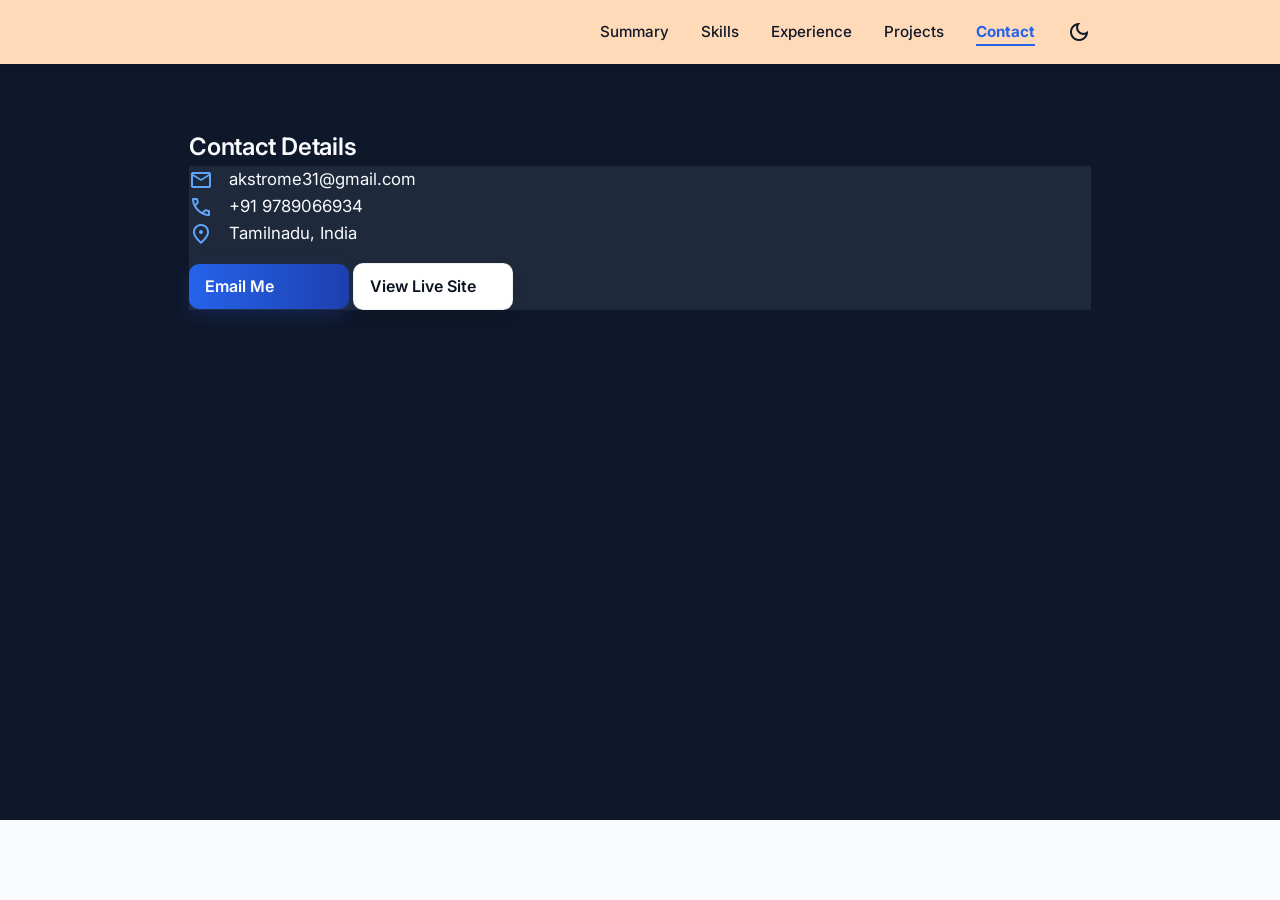
<file: contact.html>
<!DOCTYPE html>
<html lang="en">

<head>
    <meta charset="UTF-8">
    <meta name="viewport" content="width=device-width, initial-scale=1.0">
    <title>Contact | Karthikeyan A</title>
    <meta name="description" content="Contact details of Karthikeyan A, Software Engineer - Testing.">
    <link href="https://fonts.googleapis.com/css2?family=Dancing+Script:wght@400;500;600;700&family=Inter:wght@300;400;500;600;700&display=swap"
        rel="stylesheet">
    <link
        href="https://fonts.googleapis.com/css2?family=Material+Symbols+Outlined:opsz,wght,FILL,GRAD@20..48,100..700,0..1,-50..200"
        rel="stylesheet" />
    <link rel="stylesheet" href="styles.css?v=3">
</head>

<body>

    <!-- build: 2026-06-10 v3 -->

    <!-- Navigation -->
    <nav class="navbar">
        <div class="nav-container">
            <div class="logo"></div>
            <ul class="nav-links">
                <li><a href="index.html">Summary</a></li>
                <li><a href="skills.html">Skills</a></li>
                <li><a href="experience.html">Experience</a></li>
                <li><a href="projects.html">Projects</a></li>
                <li><a href="contact.html" class="nav-active">Contact</a></li>
                <li>
                    <button id="theme-toggle" class="theme-toggle-btn" aria-label="Toggle Dark Mode">
                        <span class="material-symbols-outlined icon" id="theme-icon">dark_mode</span>
                    </button>
                </li>
            </ul>
        </div>
    </nav>

    <main>
        <!-- Contact Section -->
        <section id="contact" class="division bg-footer page-section">
            <div class="section-container pb-large">
                <h2 class="section-title text-light fade-up">Contact Details</h2>
                <div class="card contact-card dark-card hover-lift fade-up">
                    <ul class="contact-list">
                        <li><span class="material-symbols-outlined icon">mail</span> <a href="mailto:akstrome31@gmail.com" class="text-light">akstrome31@gmail.com</a></li>
                        <li><span class="material-symbols-outlined icon">call</span> <a href="tel:+919789066934" class="text-light">+91 9789066934</a></li>
                        <li><span class="material-symbols-outlined icon">location_on</span> Tamilnadu, India</li>
                    </ul>
                    <div style="margin-top:1rem;">
                        <a href="mailto:akstrome31@gmail.com" class="btn btn-primary">Email Me</a>
                        <a href="https://akstrome31-sys.github.io/Karthik-Portfolio/" target="_blank" rel="noopener" class="btn btn-secondary" style="background:#ffffff;color:#0b1220;border:1px solid rgba(15,23,42,0.06);">View Live Site</a>
                    </div>
                </div>
            </div>
        </section>
    </main>

    <script src="script.js?v=3"></script>
</body>

</html>
</file>
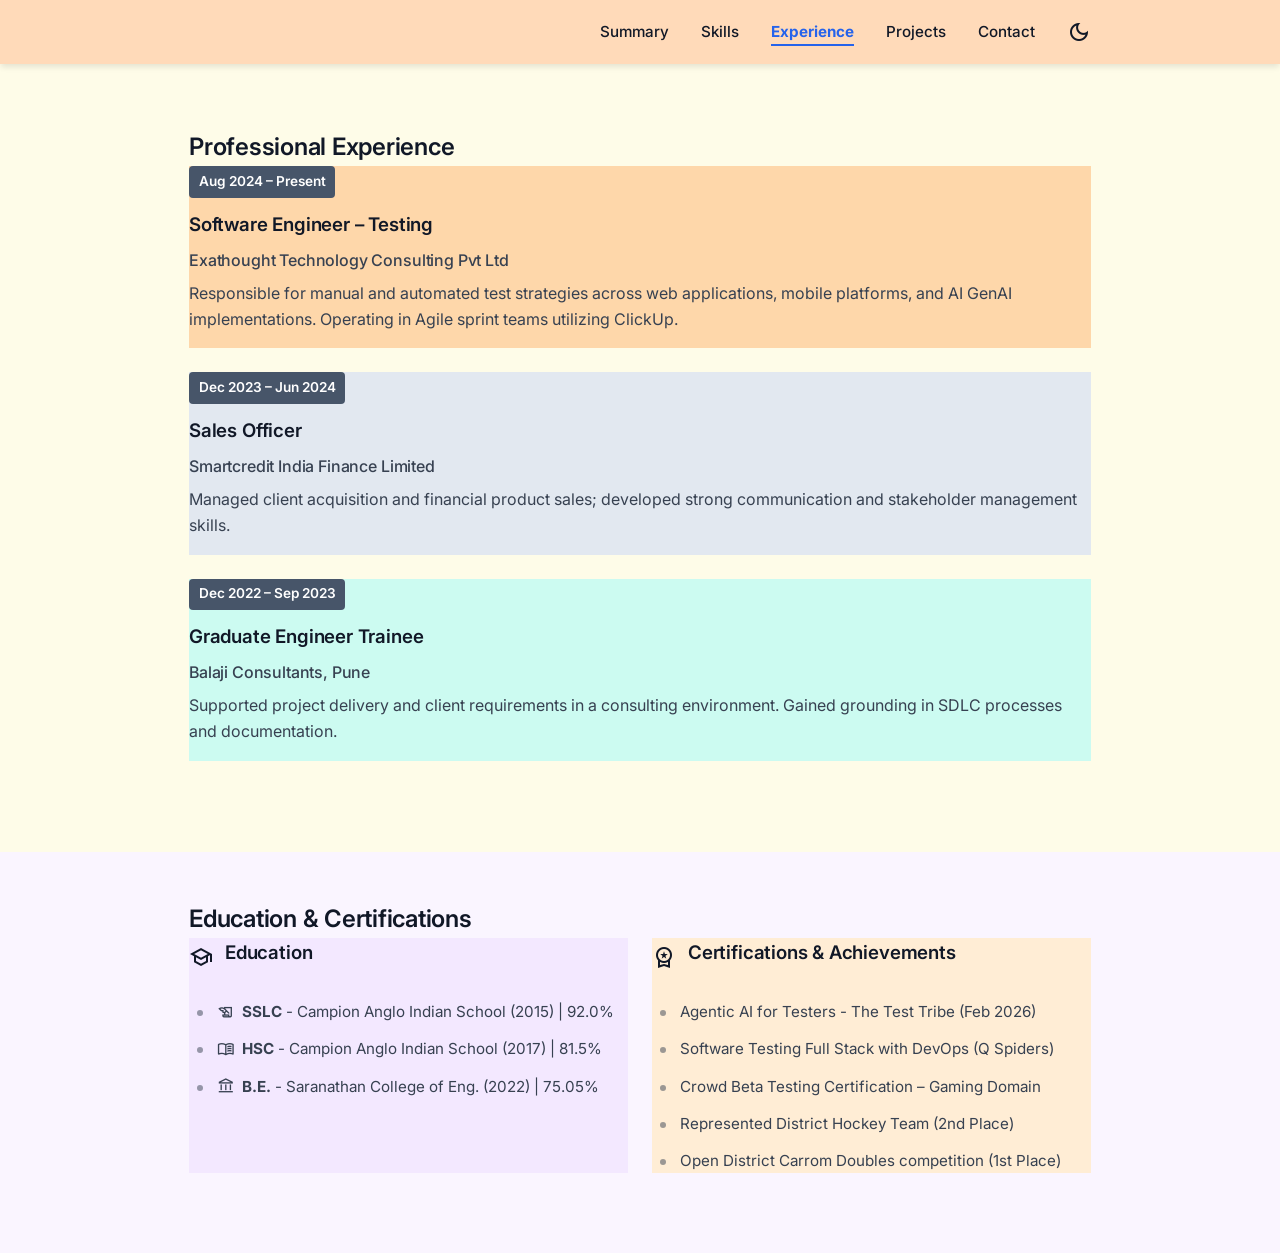
<file: experience.html>
<!DOCTYPE html>
<html lang="en">

<head>
    <meta charset="UTF-8">
    <meta name="viewport" content="width=device-width, initial-scale=1.0">
    <title>Experience | Karthikeyan A</title>
    <meta name="description" content="Professional experience of Karthikeyan A, Software Engineer - Testing.">
    <link href="https://fonts.googleapis.com/css2?family=Dancing+Script:wght@400;500;600;700&family=Inter:wght@300;400;500;600;700&display=swap"
        rel="stylesheet">
    <link
        href="https://fonts.googleapis.com/css2?family=Material+Symbols+Outlined:opsz,wght,FILL,GRAD@20..48,100..700,0..1,-50..200"
        rel="stylesheet" />
    <link rel="stylesheet" href="styles.css?v=3">
</head>

<body>

    <!-- build: 2026-06-10 v3 -->

    <!-- Navigation -->
    <nav class="navbar">
        <div class="nav-container">
            <div class="logo"></div>
            <ul class="nav-links">
                <li><a href="index.html">Summary</a></li>
                <li><a href="skills.html">Skills</a></li>
                <li><a href="experience.html" class="nav-active">Experience</a></li>
                <li><a href="projects.html">Projects</a></li>
                <li><a href="contact.html">Contact</a></li>
                <li>
                    <button id="theme-toggle" class="theme-toggle-btn" aria-label="Toggle Dark Mode">
                        <span class="material-symbols-outlined icon" id="theme-icon">dark_mode</span>
                    </button>
                </li>
            </ul>
        </div>
    </nav>

    <main>
        <!-- Experience Section -->
        <section id="experience" class="division page-section">
            <div class="section-container">
                <h2 class="section-title fade-up">Professional Experience</h2>
                <div class="timeline">

                    <div class="timeline-item card exp-card hover-lift fade-up fade-delay-1">
                        <span class="date">Aug 2024 – Present</span>
                        <h3>Software Engineer – Testing</h3>
                        <h4>Exathought Technology Consulting Pvt Ltd</h4>
                        <p>Responsible for manual and automated test strategies across web applications, mobile
                            platforms, and AI GenAI implementations. Operating in Agile sprint teams utilizing ClickUp.
                        </p>
                    </div>

                    <div class="timeline-item card exp-card hover-lift fade-up fade-delay-2">
                        <span class="date">Dec 2023 – Jun 2024</span>
                        <h3>Sales Officer</h3>
                        <h4>Smartcredit India Finance Limited</h4>
                        <p>Managed client acquisition and financial product sales; developed strong communication and
                            stakeholder management skills.</p>
                    </div>

                    <div class="timeline-item card exp-card hover-lift fade-up fade-delay-3">
                        <span class="date">Dec 2022 – Sep 2023</span>
                        <h3>Graduate Engineer Trainee</h3>
                        <h4>Balaji Consultants, Pune</h4>
                        <p>Supported project delivery and client requirements in a consulting environment. Gained
                            grounding in SDLC processes and documentation.</p>
                    </div>

                </div>
            </div>
        </section>

        <!-- Education & Certs Section -->
        <section id="education" class="division">
            <div class="section-container">
                <h2 class="section-title fade-up">Education &amp; Certifications</h2>
                <div class="edu-grid">
                    <div class="card edu-card hover-lift fade-up fade-delay-1">
                        <div class="project-title">
                            <span class="material-symbols-outlined icon">school</span>
                            <h3>Education</h3>
                        </div>
                        <ul class="standard-list">
                            <li><span class="material-symbols-outlined" style="font-size: 1.1rem; vertical-align: text-bottom; margin-right: 0.2rem;">history_edu</span> <strong>SSLC</strong> - Campion Anglo Indian School (2015) | 92.0%</li>
                            <li><span class="material-symbols-outlined" style="font-size: 1.1rem; vertical-align: text-bottom; margin-right: 0.2rem;">menu_book</span> <strong>HSC</strong> - Campion Anglo Indian School (2017) | 81.5%</li>
                            <li><span class="material-symbols-outlined" style="font-size: 1.1rem; vertical-align: text-bottom; margin-right: 0.2rem;">account_balance</span> <strong>B.E.</strong> - Saranathan College of Eng. (2022) | 75.05%</li>
                        </ul>
                    </div>
                    <div class="card edu-card hover-lift fade-up fade-delay-2">
                        <div class="project-title">
                            <span class="material-symbols-outlined icon">workspace_premium</span>
                            <h3>Certifications &amp; Achievements</h3>
                        </div>
                        <ul class="standard-list">
                            <li>Agentic AI for Testers - The Test Tribe (Feb 2026)</li>
                            <li>Software Testing Full Stack with DevOps (Q Spiders)</li>
                            <li>Crowd Beta Testing Certification – Gaming Domain</li>
                            <li>Represented District Hockey Team (2nd Place)</li>
                            <li>Open District Carrom Doubles competition (1st Place)</li>
                        </ul>
                    </div>
                </div>
            </div>
        </section>
    </main>

    <script src="script.js"></script>
</body>

</html>
</file>
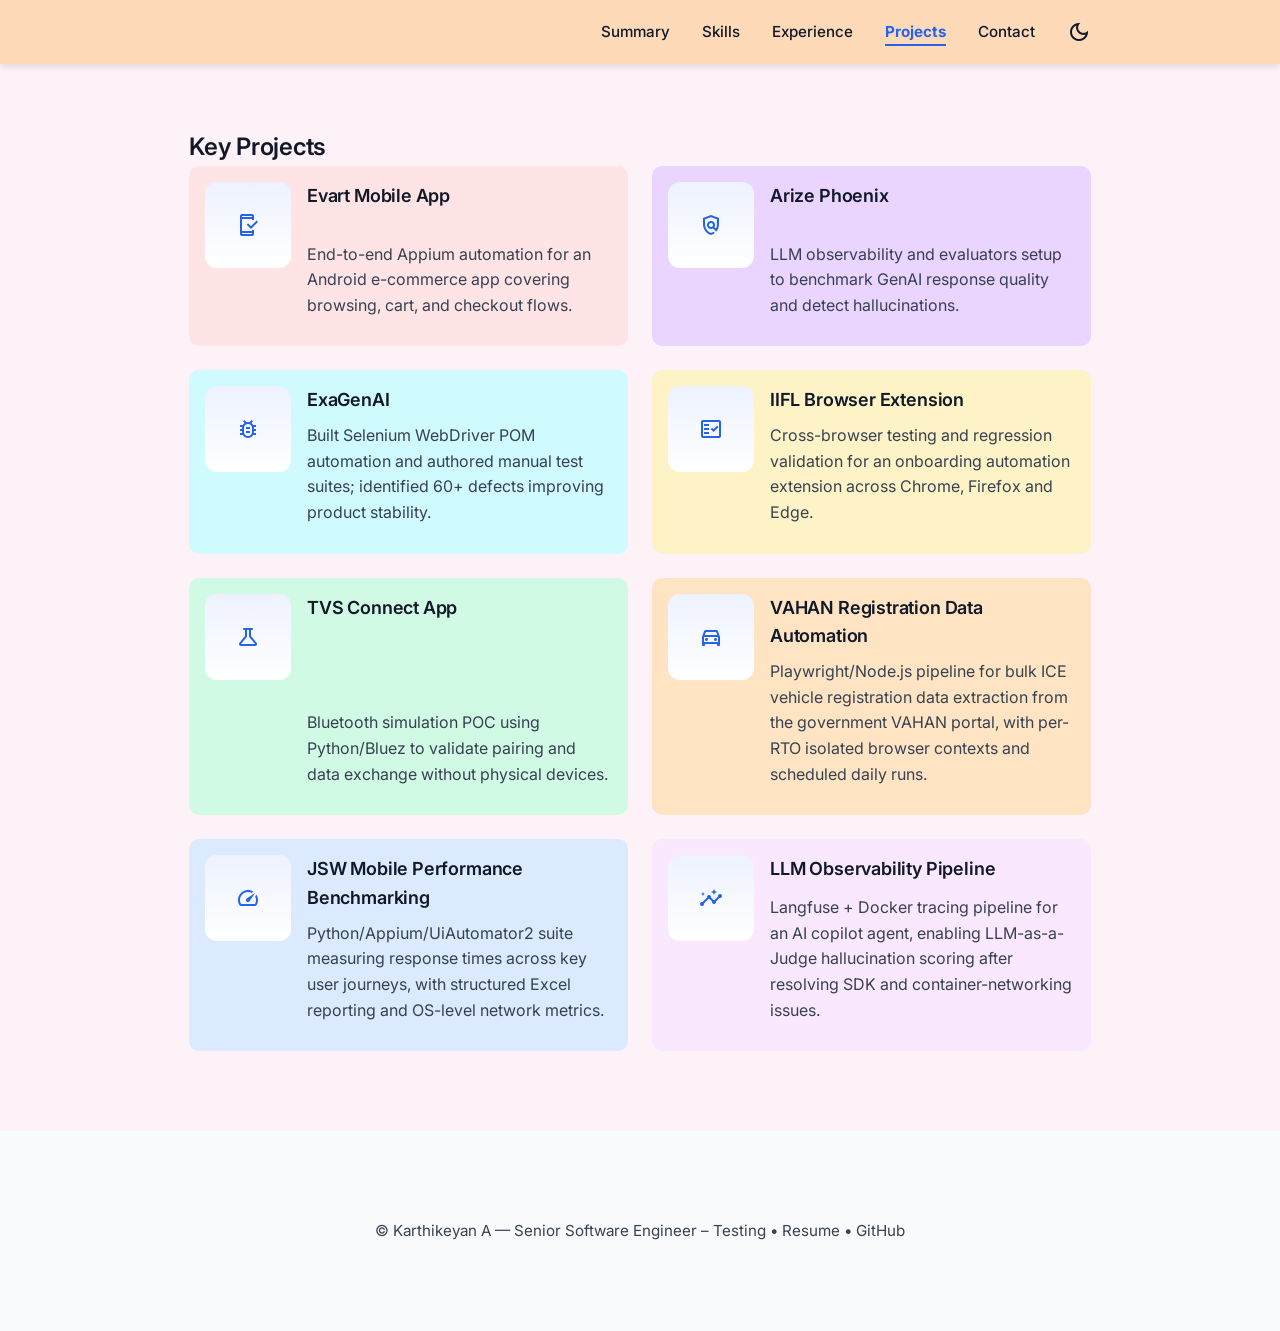
<file: projects.html>
<!DOCTYPE html>
<html lang="en">

<head>
    <meta charset="UTF-8">
    <meta name="viewport" content="width=device-width, initial-scale=1.0">
    <title>Projects | Karthikeyan A</title>
    <meta name="description" content="Key projects by Karthikeyan A, Software Engineer - Testing.">
    <link href="https://fonts.googleapis.com/css2?family=Dancing+Script:wght@400;500;600;700&family=Inter:wght@300;400;500;600;700&display=swap"
        rel="stylesheet">
    <link
        href="https://fonts.googleapis.com/css2?family=Material+Symbols+Outlined:opsz,wght,FILL,GRAD@20..48,100..700,0..1,-50..200"
        rel="stylesheet" />
    <link rel="stylesheet" href="styles.css?v=3">
</head>

<body>

    <!-- build: 2026-06-10 v3 -->

    <!-- Navigation -->
    <nav class="navbar">
        <div class="nav-container">
            <div class="logo"></div>
            <ul class="nav-links">
                <li><a href="index.html">Summary</a></li>
                <li><a href="skills.html">Skills</a></li>
                <li><a href="experience.html">Experience</a></li>
                <li><a href="projects.html" class="nav-active">Projects</a></li>
                <li><a href="contact.html">Contact</a></li>
                <li>
                    <button id="theme-toggle" class="theme-toggle-btn" aria-label="Toggle Dark Mode">
                        <span class="material-symbols-outlined icon" id="theme-icon">dark_mode</span>
                    </button>
                </li>
            </ul>
        </div>
    </nav>

    <main>
        <!-- Projects Section -->
        <section id="projects" class="division page-section">
            <div class="section-container">
                <h2 class="section-title fade-up">Key Projects</h2>
                <div class="projects-list">

                    <div class="project-card card hover-lift fade-up fade-delay-1">
                        <div class="project-thumb" aria-hidden="true"><span class="material-symbols-outlined">mobile_friendly</span></div>
                        <div class="project-content">
                            <h3>Evart Mobile App</h3>
                            <p>End-to-end Appium automation for an Android e-commerce app covering browsing, cart, and checkout flows.</p>
                            <!-- actions removed -->
                        </div>
                    </div>

                    <div class="project-card card hover-lift fade-up fade-delay-2">
                        <div class="project-thumb" aria-hidden="true"><span class="material-symbols-outlined">policy</span></div>
                        <div class="project-content">
                            <h3>Arize Phoenix</h3>
                            <p>LLM observability and evaluators setup to benchmark GenAI response quality and detect hallucinations.</p>
                            <!-- actions removed -->
                        </div>
                    </div>

                    <div class="project-card card hover-lift fade-up fade-delay-3">
                        <div class="project-thumb" aria-hidden="true"><span class="material-symbols-outlined">bug_report</span></div>
                        <div class="project-content">
                            <h3>ExaGenAI</h3>
                            <p>Built Selenium WebDriver POM automation and authored manual test suites; identified 60+ defects improving product stability.</p>
                            <!-- actions removed -->
                        </div>
                    </div>

                    <div class="project-card card hover-lift fade-up fade-delay-4">
                        <div class="project-thumb" aria-hidden="true"><span class="material-symbols-outlined">fact_check</span></div>
                        <div class="project-content">
                            <h3>IIFL Browser Extension</h3>
                            <p>Cross-browser testing and regression validation for an onboarding automation extension across Chrome, Firefox and Edge.</p>
                            <!-- actions removed -->
                        </div>
                    </div>

                    <div class="project-card card hover-lift fade-up fade-delay-5">
                        <div class="project-thumb" aria-hidden="true"><span class="material-symbols-outlined">science</span></div>
                        <div class="project-content">
                            <h3>TVS Connect App</h3>
                            <p>Bluetooth simulation POC using Python/Bluez to validate pairing and data exchange without physical devices.</p>
                            <!-- actions removed -->
                        </div>
                    </div>

                    <div class="project-card card hover-lift fade-up fade-delay-1">
                        <div class="project-thumb" aria-hidden="true"><span class="material-symbols-outlined">directions_car</span></div>
                        <div class="project-content">
                            <h3>VAHAN Registration Data Automation</h3>
                            <p>Playwright/Node.js pipeline for bulk ICE vehicle registration data extraction from the government VAHAN portal, with per-RTO isolated browser contexts and scheduled daily runs.</p>
                            <!-- actions removed -->
                        </div>
                    </div>

                    <div class="project-card card hover-lift fade-up fade-delay-2">
                        <div class="project-thumb" aria-hidden="true"><span class="material-symbols-outlined">speed</span></div>
                        <div class="project-content">
                            <h3>JSW Mobile Performance Benchmarking</h3>
                            <p>Python/Appium/UiAutomator2 suite measuring response times across key user journeys, with structured Excel reporting and OS-level network metrics.</p>
                            <!-- actions removed -->
                        </div>
                    </div>

                    <div class="project-card card hover-lift fade-up fade-delay-3">
                        <div class="project-thumb" aria-hidden="true"><span class="material-symbols-outlined">insights</span></div>
                        <div class="project-content">
                            <h3>LLM Observability Pipeline</h3>
                            <p>Langfuse + Docker tracing pipeline for an AI copilot agent, enabling LLM-as-a-Judge hallucination scoring after resolving SDK and container-networking issues.</p>
                            <!-- actions removed -->
                        </div>
                    </div>

                </div>
            </div>
        </section>
    </main>
    <footer>
        <div class="section-container">
            <p class="small">© Karthikeyan A — Senior Software Engineer – Testing • <a href="resume.html">Resume</a> • <a href="https://github.com/akstrome31-sys">GitHub</a></p>
        </div>
    </footer>

    <script src="script.js?v=3"></script>
</body>

</html>
</file>
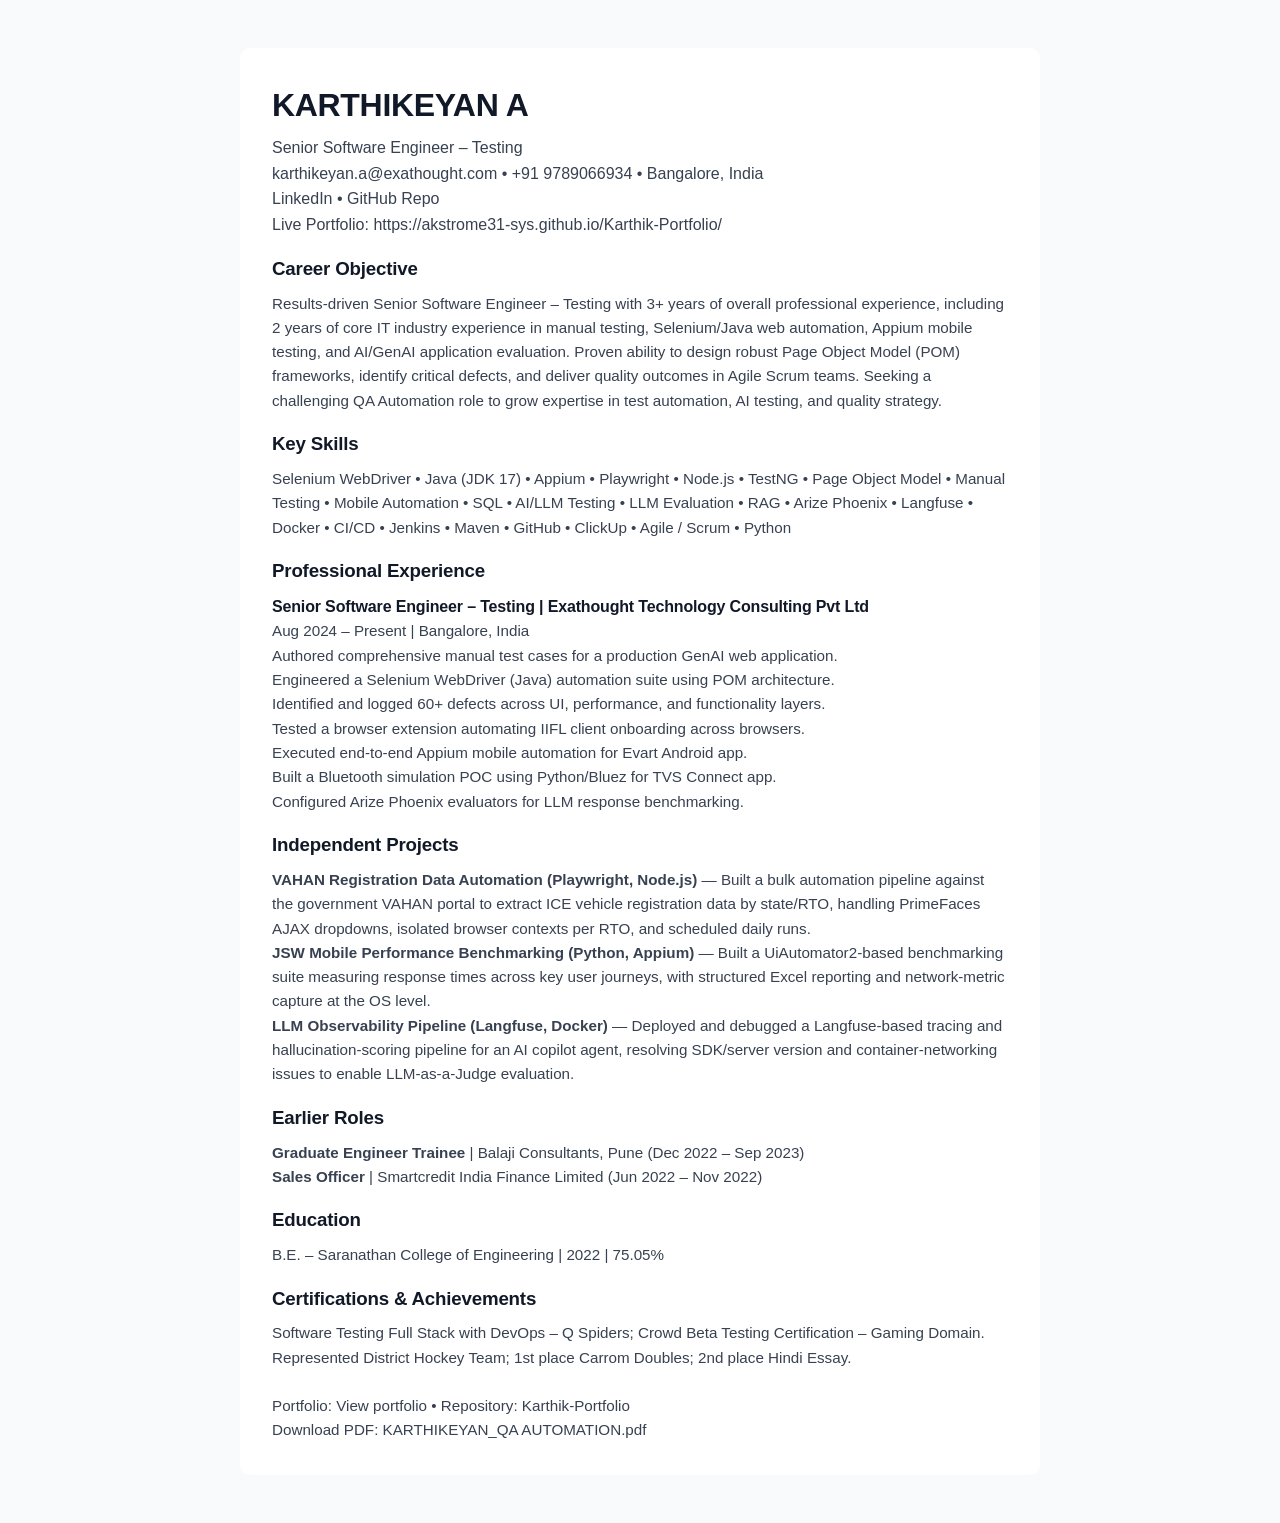
<file: resume.html>
<!doctype html>
<html lang="en">
<head>
  <meta charset="utf-8">
  <meta name="viewport" content="width=device-width,initial-scale=1">
  <title>Resume - Karthikeyan A</title>
  <link rel="stylesheet" href="styles.css">
  <link rel="stylesheet" href="styles.css?v=3">
  <style>
    body { background: var(--bg-page); color: var(--text-primary); font-family: Inter, sans-serif; }
    .resume { max-width: 800px; margin: 3rem auto; padding: 2rem; background: #fff; border-radius: 10px; }
    .resume h1 { margin-bottom: 0.25rem; }
    .meta { color: var(--text-secondary); margin-bottom: 1rem; }
    .section { margin-top: 1rem; }
    .section h3 { margin-bottom: 0.5rem; }
    .small { font-size: 0.95rem; color: var(--text-secondary); }
    @media (prefers-color-scheme: dark) { .resume { background: #0b0b0b; color: var(--text-primary); } }
  </style>
</head>
<body>
  <main class="resume">
    <h1>KARTHIKEYAN A</h1>
    <div class="meta">Senior Software Engineer – Testing<br>
      <a href="mailto:karthikeyan.a@exathought.com">karthikeyan.a@exathought.com</a> • +91 9789066934 • Bangalore, India<br>
      <a href="https://www.linkedin.com/in/karthikeyan-a-a90346211?utm_source=share_via&utm_content=profile&utm_medium=member_android" target="_blank">LinkedIn</a> • <a href="https://github.com/akstrome31-sys/Karthik-Portfolio" target="_blank">GitHub Repo</a>
      <br>
      Live Portfolio: <a href="https://akstrome31-sys.github.io/Karthik-Portfolio/" target="_blank">https://akstrome31-sys.github.io/Karthik-Portfolio/</a>
    </div>

    <section class="section">
      <h3>Career Objective</h3>
      <p class="small">Results-driven Senior Software Engineer – Testing with 3+ years of overall professional experience, including 2 years of core IT industry experience in manual testing, Selenium/Java web automation, Appium mobile testing, and AI/GenAI application evaluation. Proven ability to design robust Page Object Model (POM) frameworks, identify critical defects, and deliver quality outcomes in Agile Scrum teams. Seeking a challenging QA Automation role to grow expertise in test automation, AI testing, and quality strategy.</p>
    </section>

    <section class="section">
      <h3>Key Skills</h3>
      <p class="small">Selenium WebDriver • Java (JDK 17) • Appium • Playwright • Node.js • TestNG • Page Object Model • Manual Testing • Mobile Automation • SQL • AI/LLM Testing • LLM Evaluation • RAG • Arize Phoenix • Langfuse • Docker • CI/CD • Jenkins • Maven • GitHub • ClickUp • Agile / Scrum • Python</p>
    </section>

    <section class="section">
      <h3>Professional Experience</h3>
      <h4>Senior Software Engineer – Testing | Exathought Technology Consulting Pvt Ltd</h4>
      <p class="small">Aug 2024 – Present | Bangalore, India</p>
      <ul class="small">
        <li>Authored comprehensive manual test cases for a production GenAI web application.</li>
        <li>Engineered a Selenium WebDriver (Java) automation suite using POM architecture.</li>
        <li>Identified and logged 60+ defects across UI, performance, and functionality layers.</li>
        <li>Tested a browser extension automating IIFL client onboarding across browsers.</li>
        <li>Executed end-to-end Appium mobile automation for Evart Android app.</li>
        <li>Built a Bluetooth simulation POC using Python/Bluez for TVS Connect app.</li>
        <li>Configured Arize Phoenix evaluators for LLM response benchmarking.</li>
      </ul>
    </section>

    <section class="section">
      <h3>Independent Projects</h3>
      <ul class="small">
        <li><strong>VAHAN Registration Data Automation (Playwright, Node.js)</strong> — Built a bulk automation pipeline against the government VAHAN portal to extract ICE vehicle registration data by state/RTO, handling PrimeFaces AJAX dropdowns, isolated browser contexts per RTO, and scheduled daily runs.</li>
        <li><strong>JSW Mobile Performance Benchmarking (Python, Appium)</strong> — Built a UiAutomator2-based benchmarking suite measuring response times across key user journeys, with structured Excel reporting and network-metric capture at the OS level.</li>
        <li><strong>LLM Observability Pipeline (Langfuse, Docker)</strong> — Deployed and debugged a Langfuse-based tracing and hallucination-scoring pipeline for an AI copilot agent, resolving SDK/server version and container-networking issues to enable LLM-as-a-Judge evaluation.</li>
      </ul>
    </section>

    <section class="section">
      <h3>Earlier Roles</h3>
      <p class="small"><strong>Graduate Engineer Trainee</strong> | Balaji Consultants, Pune (Dec 2022 – Sep 2023)</p>
      <p class="small"><strong>Sales Officer</strong> | Smartcredit India Finance Limited (Jun 2022 – Nov 2022)</p>
    </section>

    <section class="section">
      <!-- build: 2026-07-24 v4 -->
      <h3>Education</h3>
      <p class="small">B.E. – Saranathan College of Engineering | 2022 | 75.05%</p>
    </section>

    <section class="section">
      <h3>Certifications & Achievements</h3>
      <p class="small">Software Testing Full Stack with DevOps – Q Spiders; Crowd Beta Testing Certification – Gaming Domain. Represented District Hockey Team; 1st place Carrom Doubles; 2nd place Hindi Essay.</p>
    </section>

    <p class="small" style="margin-top:1.5rem">Portfolio: <a href="index.html" target="_blank">View portfolio</a> • Repository: <a href="https://github.com/akstrome31-sys/Karthik-Portfolio" target="_blank">Karthik-Portfolio</a></p>
    <p class="small">Download PDF: <a href="KARTHIKEYAN_QA AUTOMATION.pdf" download>KARTHIKEYAN_QA AUTOMATION.pdf</a></p>
  </main>
</body>
</html>
</file>
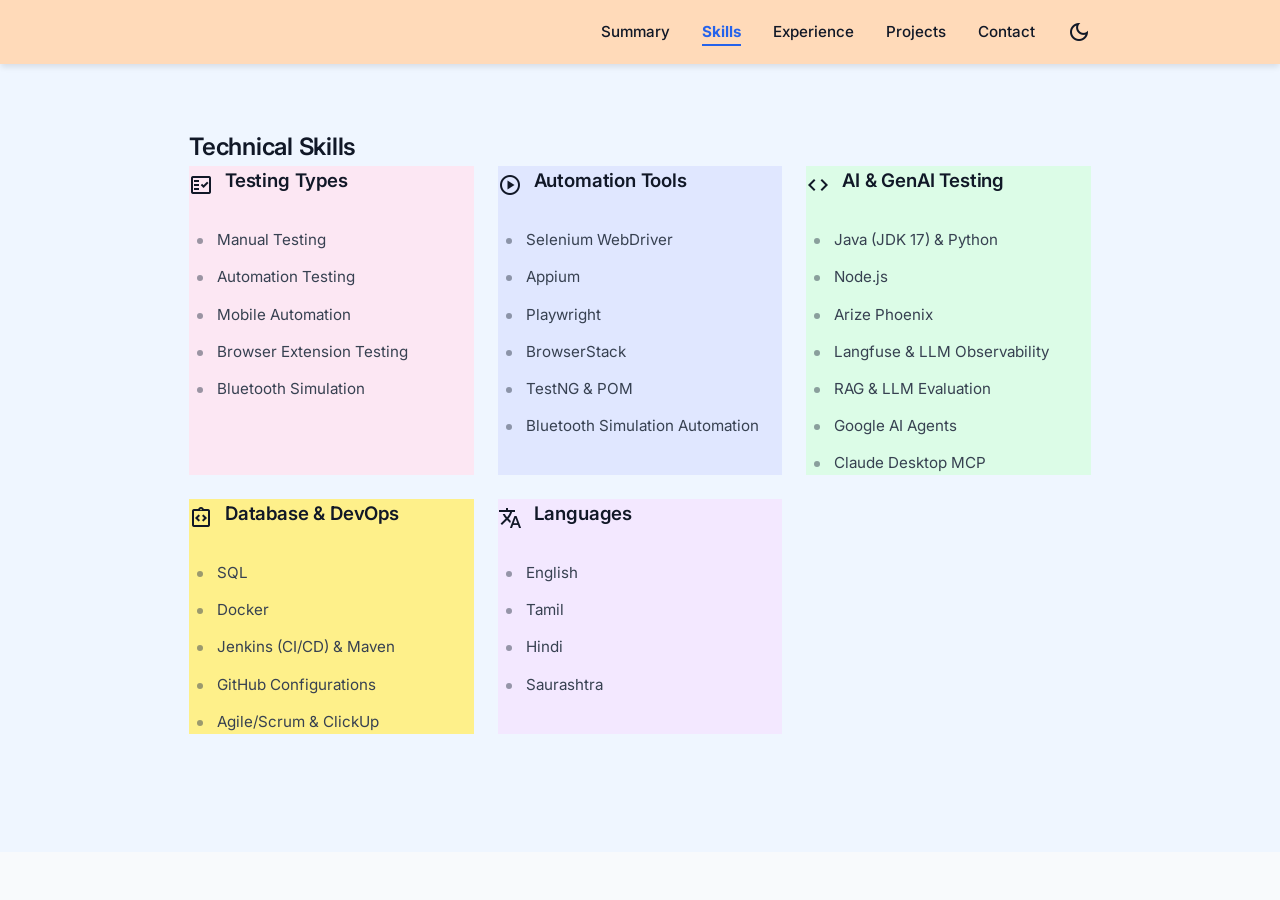
<file: skills.html>
<!DOCTYPE html>
<html lang="en">

<head>
    <meta charset="UTF-8">
    <meta name="viewport" content="width=device-width, initial-scale=1.0">
    <title>Skills | Karthikeyan A</title>
    <meta name="description" content="Technical skills of Karthikeyan A, Software Engineer - Testing.">
    <link href="https://fonts.googleapis.com/css2?family=Dancing+Script:wght@400;500;600;700&family=Inter:wght@300;400;500;600;700&display=swap"
        rel="stylesheet">
    <link
        href="https://fonts.googleapis.com/css2?family=Material+Symbols+Outlined:opsz,wght,FILL,GRAD@20..48,100..700,0..1,-50..200"
        rel="stylesheet" />
    <link rel="stylesheet" href="styles.css?v=3">
</head>

<body>

    <!-- build: 2026-06-10 v3 -->

    <!-- Navigation -->
    <nav class="navbar">
        <div class="nav-container">
            <div class="logo"></div>
            <ul class="nav-links">
                <li><a href="index.html">Summary</a></li>
                <li><a href="skills.html" class="nav-active">Skills</a></li>
                <li><a href="experience.html">Experience</a></li>
                <li><a href="projects.html">Projects</a></li>
                <li><a href="contact.html">Contact</a></li>
                <li>
                    <button id="theme-toggle" class="theme-toggle-btn" aria-label="Toggle Dark Mode">
                        <span class="material-symbols-outlined icon" id="theme-icon">dark_mode</span>
                    </button>
                </li>
            </ul>
        </div>
    </nav>

    <main>
        <!-- Skills Section -->
        <section id="skills" class="division page-section">
            <div class="section-container">
                <h2 class="section-title fade-up">Technical Skills</h2>
                <div class="skills-grid">

                    <div class="card skill-card hover-lift fade-up fade-delay-1">
                        <div class="card-header">
                            <span class="material-symbols-outlined icon">fact_check</span>
                            <h3>Testing Types</h3>
                        </div>
                        <ul class="standard-list">
                            <li>Manual Testing</li>
                            <li>Automation Testing</li>
                            <li>Mobile Automation</li>
                            <li>Browser Extension Testing</li>
                            <li>Bluetooth Simulation</li>
                        </ul>
                    </div>

                    <div class="card skill-card hover-lift fade-up fade-delay-2">
                        <div class="card-header">
                            <span class="material-symbols-outlined icon">play_circle</span>
                            <h3>Automation Tools</h3>
                        </div>
                        <ul class="standard-list">
                            <li>Selenium WebDriver</li>
                            <li>Appium</li>
                            <li>Playwright</li>
                            <li>BrowserStack</li>
                            <li>TestNG &amp; POM</li>
                            <li>Bluetooth Simulation Automation</li>
                        </ul>
                    </div>

                    <div class="card skill-card hover-lift fade-up fade-delay-3">
                        <div class="card-header">
                            <span class="material-symbols-outlined icon">code</span>
                            <h3>AI &amp; GenAI Testing</h3>
                        </div>
                        <ul class="standard-list">
                            <li>Java (JDK 17) &amp; Python</li>
                            <li>Node.js</li>
                            <li>Arize Phoenix</li>
                            <li>Langfuse &amp; LLM Observability</li>
                            <li>RAG &amp; LLM Evaluation</li>
                            <li>Google AI Agents</li>
                            <li>Claude Desktop MCP</li>
                        </ul>
                    </div>

                    <div class="card skill-card hover-lift fade-up fade-delay-4">
                        <div class="card-header">
                            <span class="material-symbols-outlined icon">integration_instructions</span>
                            <h3>Database &amp; DevOps</h3>
                        </div>
                        <ul class="standard-list">
                            <li>SQL</li>
                            <li>Docker</li>
                            <li>Jenkins (CI/CD) &amp; Maven</li>
                            <li>GitHub Configurations</li>
                            <li>Agile/Scrum &amp; ClickUp</li>
                        </ul>
                    </div>

                    <div class="card skill-card hover-lift fade-up fade-delay-5">
                        <div class="card-header">
                            <span class="material-symbols-outlined icon">translate</span>
                            <h3>Languages</h3>
                        </div>
                        <ul class="standard-list">
                            <li>English</li>
                            <li>Tamil</li>
                            <li>Hindi</li>
                            <li>Saurashtra</li>
                        </ul>
                    </div>

                </div>
            </div>
        </section>
    </main>

    <script src="script.js"></script>
</body>

</html>
</file>
<file: styles.css>
:root {
    /* Base Typography Colors */
    --text-primary: #111827;
    --text-secondary: #374151;

    /* Decent Base Background */
    --bg-page: #f8fafc;
    --bg-footer: #0f172a;

    /* Division Backgrounds */
    --bg-about: #f0fdf4; /* soft green */
    --bg-skills: #eff6ff; /* soft blue */
    --bg-experience: #fefce8; /* soft yellow */
    --bg-projects: #fdf2f8; /* soft pink */
    --bg-education: #faf5ff; /* soft purple */

    /* Primary Accent */
    --primary-color: #2563eb;

    /* Secondary button variables (used by inline styles to adapt across themes) */
    --btn-secondary-bg: #ffffff;
    --btn-secondary-fg: #0b1220;
    --btn-secondary-border: 1px solid rgba(15,23,42,0.06);

    --shadow-sm: 0 1px 2px 0 rgba(0, 0, 0, 0.05);
    --shadow-hover: 0 12px 24px -4px rgba(0, 0, 0, 0.1);
}

* {
    margin: 0;
    padding: 0;
    box-sizing: border-box;
    transition: background-color 0.3s ease, color 0.3s ease;
    /* Smooth dark mode transitions */
}

html {
    scroll-behavior: smooth;
    font-size: 16px;
}

body {
    font-family: 'Inter', sans-serif;
    font-size: 1rem;
    color: var(--text-primary);
    line-height: 1.6;
    overflow-x: hidden;
    background-color: var(--bg-page);
}

h1,
h2,
h3,
h4 {
    color: var(--text-primary);
    font-weight: 600;
    letter-spacing: -0.01em;
}

a {
    text-decoration: none;
    color: inherit;
}

ul {
    list-style: none;
}

/* ======== Icons ======== */
.material-symbols-outlined {
    display: inline-flex;
    align-items: center;
    justify-content: center;
    vertical-align: middle;
}

.icon {
    font-size: 1.5rem;
    color: var(--text-primary);
    transition: color 0.3s ease;
}

/* ======== Boundaries ======== */
.division {
    width: 100%;
    padding-bottom: 2rem;
}

#about { background-color: var(--bg-about); }
#skills { background-color: var(--bg-skills); }
#experience { background-color: var(--bg-experience); }
#projects { background-color: var(--bg-projects); }
#education { background-color: var(--bg-education); }

.bg-footer {
    background-color: var(--bg-footer);
    padding-bottom: 0;
}

.text-light {
    color: #f8fafc !important;
}

.text-light.section-title {
    color: #f8fafc;
    border-bottom-color: #3b82f6;
}

/* ======== Layout Containers ======== */
.section-container {
    max-width: 950px;
    margin: 0 auto;
    padding: 3rem 1.5rem;
}

.pb-large {
    padding-bottom: 6rem;
}

.hero-title {
    font-size: 3.25rem;
    font-weight: 700;
    margin-bottom: 1.25rem;
    color: var(--text-primary);
    line-height: 1.1;
    white-space: nowrap;
}
.hero-subtitle {
    font-size: 1.2rem;
    color: var(--text-primary);
    margin-bottom: 1rem;
    line-height: 1.6;
    font-weight: 500;
}
    transition: all 0.3s ease;
    border-style: solid;
    border-width: 1px;
}

/* Base Light Mode Rainbow Colors */
.summary-card {
    background: #e0f2fe;
    border-color: #7dd3fc;
}

.skill-card:nth-child(1) {
    background: #fce7f3;
    border-color: #fbcfe8;
}

.skill-card:nth-child(2) {
    background: #e0e7ff;
    border-color: #c7d2fe;
}

.skill-card:nth-child(3) {
    background: #dcfce7;
    border-color: #86efac;
}

.skill-card:nth-child(4) {
    background: #fef08a;
    border-color: #fde047;
}

.skill-card:nth-child(5) {
    background: #f3e8ff; /* Purple 100 */
    border-color: #d8b4fe; /* Purple 300 */
}

.exp-card:nth-child(1) {
    background: #fed7aa;
    border-color: #fdba74;
}

.exp-card:nth-child(2) {
    background: #e2e8f0;
    border-color: #cbd5e1;
}

.exp-card:nth-child(3) {
    background: #ccfbf1;
    border-color: #5eead4;
}

.exp-card .date {
    font-size: 0.85rem;
    color: #ffffff;
    font-weight: 600;
    margin-bottom: 0.75rem;
    display: inline-block;
    padding: 0.3rem 0.6rem;
    background: #475569;
    border-radius: 4px;
}

.project-card:nth-child(1) {
    background: #ffe4e6;
    border-color: #fda4af;
}

.project-card:nth-child(2) {
    background: #e9d5ff;
    border-color: #d8b4fe;
}

.project-card:nth-child(3) {
    background: #cffafe;
    border-color: #67e8f9;
}

.project-card:nth-child(4) {
    background: #fef3c7;
    border-color: #fde68a;
}

.project-card:nth-child(5) {
    background: #d1fae5;
    border-color: #6ee7b7;
}

.project-card:nth-child(6) {
    background: #ffe4c4;
    border-color: #fdba74;
}

.project-card:nth-child(7) {
    background: #dbeafe;
    border-color: #93c5fd;
}

.project-card:nth-child(8) {
    background: #fae8ff;
    border-color: #f0abfc;
}

.edu-card:nth-child(1) {
    background: #f3e8ff;
    border-color: #d8b4fe;
}

.edu-card:nth-child(2) {
    background: #ffedd5;
    border-color: #fdba74;
}

.contact-card {
    background: #1e293b;
    border-color: #334155;
    color: #f8fafc;
}

.contact-card .icon {
    color: #60a5fa;
}


/* Typography fixes for light mode */
.card p {
    color: var(--text-secondary);
    margin-bottom: 1rem;
}

.card h3 {
    margin-bottom: 0.5rem;
    color: #111827;
}

.card h4 {
    margin-bottom: 0.5rem;
    color: #374151;
    font-weight: 500;
}

.contact-list li {
    display: flex;
    align-items: center;
    gap: 1rem;
    color: inherit;
    font-size: 1.05rem;
}


/* ======== DARK MODE OVERRIDES (BLACK & WHITE) ======== */
body.dark-mode {
    --bg-page: #000000;
    --text-primary: #ffffff;
    --text-secondary: #b0b0b0;
    --shadow-sm: 0 1px 2px 0 rgba(255, 255, 255, 0.05);

    /* Section Backgrounds — black */
    --bg-about: #0a0a0a;
    --bg-skills: #050505;
    --bg-experience: #0a0a0a;
    --bg-projects: #050505;
    --bg-education: #0a0a0a;
    --btn-secondary-bg: rgba(255,255,255,0.06);
    --btn-secondary-fg: #f8fafc;
    --btn-secondary-border: 1px solid rgba(255,255,255,0.12);
}

/* Black & white cards */
body.dark-mode .summary-card,
body.dark-mode .skill-card:nth-child(1),
body.dark-mode .skill-card:nth-child(2),
body.dark-mode .skill-card:nth-child(3),
body.dark-mode .skill-card:nth-child(4),
body.dark-mode .skill-card:nth-child(5),
body.dark-mode .exp-card:nth-child(1),
body.dark-mode .exp-card:nth-child(2),
body.dark-mode .exp-card:nth-child(3),
body.dark-mode .project-card:nth-child(1),
body.dark-mode .project-card:nth-child(2),
body.dark-mode .project-card:nth-child(3),
body.dark-mode .project-card:nth-child(4),
body.dark-mode .project-card:nth-child(5),
body.dark-mode .project-card:nth-child(6),
body.dark-mode .project-card:nth-child(7),
body.dark-mode .project-card:nth-child(8),
body.dark-mode .edu-card:nth-child(1),
body.dark-mode .edu-card:nth-child(2) {
    background: #111111;
    border-color: #2a2a2a;
}

body.dark-mode .contact-card {
    background: #0a0a0a;
    border-color: #2a2a2a;
}

/* Dark mode text correction */
body.dark-mode .card h3 {
    color: #f8fafc;
}

body.dark-mode .card h4 {
    color: #cbd5e1;
}

body.dark-mode .icon {
    color: #f8fafc;
}



/* ======== Structural UI ======== */
.skills-grid {
    display: grid;
    grid-template-columns: repeat(auto-fit, minmax(210px, 1fr));
    gap: 1.5rem;
}

.skill-card .card-header {
    display: flex;
    align-items: center;
    gap: 0.75rem;
    margin-bottom: 1.5rem;
}

.standard-list {
    padding-left: 0.5rem;
}

.standard-list li {
    position: relative;
    padding-left: 1.25rem;
    margin-bottom: 0.8rem;
    font-size: 0.95rem;
    color: var(--text-secondary);
}

.standard-list li::before {
    content: '';
    position: absolute;
    left: 0;
    top: 10px;
    width: 6px;
    height: 6px;
    background-color: currentColor;
    border-radius: 50%;
    opacity: 0.5;
}

.standard-list li:last-child {
    margin-bottom: 0;
}

.timeline {
    display: flex;
    flex-direction: column;
    gap: 1.5rem;
}

.projects-list {
    display: grid;
    grid-template-columns: repeat(auto-fit, minmax(280px, 1fr));
    gap: 1.5rem;
}

@media (min-width: 1100px) {
    .projects-list { grid-template-columns: repeat(2, 1fr); }
}

.project-card .project-title {
    display: flex;
    align-items: center;
    gap: 0.75rem;
    margin-bottom: 1rem;
}

.project-card {
    display: flex;
    gap: 1rem;
    align-items: stretch;
    min-height: 180px;
}
.project-content { display:flex; flex-direction:column; justify-content:space-between; flex:1; }
.project-card { padding: 1rem; border-radius: 10px; }
.project-thumb { flex: 0 0 86px; display:flex; align-items:center; justify-content:center; }
.project-content h3 { font-size:1.125rem; }
.project-thumb {
    width: 86px;
    height: 86px;
    border-radius: 12px;
    background: linear-gradient(180deg,#eef2ff,#fff);
    display: flex;
    align-items: center;
    justify-content: center;
    font-size: 2rem;
    color: var(--primary-color);
    flex-shrink: 0;
}
.project-content h3 { margin-top: 0; margin-bottom: 0.5rem; }
.project-content p { margin-bottom: 0.75rem; color: var(--text-secondary); }
.project-actions { display:flex; gap:0.5rem; }
.project-actions .btn { padding: 0.45rem 0.85rem; font-size: 0.95rem; }

/* Ensure project titles and descriptions follow adaptive color variables */
.project-card .project-content h3 { color: var(--text-primary); }
.project-card .project-content p { color: var(--text-secondary); }

/* Video player in project cards */
.project-video { margin-top: 0.75rem; }
.project-video video { width: 100%; height: auto; border-radius: 8px; box-shadow: 0 8px 20px rgba(2,6,23,0.06); }

/* Responsive YouTube embeds used in projects */
.video-embed {
    width: 100%;
    height: 360px;
    border: 0;
    border-radius: 8px;
    box-shadow: 0 8px 20px rgba(2,6,23,0.06);
}

@media (max-width: 720px) {
    .video-embed { height: 220px; }
}

.edu-grid {
    display: grid;
    grid-template-columns: repeat(auto-fit, minmax(300px, 1fr));
    gap: 1.5rem;
}

.edu-card .project-title {
    display: flex;
    align-items: center;
    gap: 0.75rem;
    margin-bottom: 1.5rem;
}

/* ======== Animations ======== */
.fade-up {
    opacity: 0;
    transform: translateY(20px);
    transition: opacity 0.7s ease-out, transform 0.7s ease-out;
}

.fade-up.visible {
    opacity: 1;
    transform: translateY(0);
}

.fade-delay-1 {
    transition-delay: 0.1s;
}

.fade-delay-2 {
    transition-delay: 0.2s;
}

.fade-delay-3 {
    transition-delay: 0.3s;
}

.fade-delay-4 {
    transition-delay: 0.4s;
}

.fade-delay-5 {
    transition-delay: 0.5s;
}

.hover-lift:hover {
    transform: translateY(-5px);
    box-shadow: var(--shadow-hover);
    border-color: #9ca3af;
}

body.dark-mode .hover-lift:hover {
    border-color: #cbd5e1;
}

/* ======== Navigation & Theme Button ======== */
.navbar {
    position: fixed;
    top: 0;
    width: 100%;
    z-index: 1000;
    background-color: #ffdab9; /* Peach color */
    box-shadow: 0 4px 6px -1px rgba(0, 0, 0, 0.1);
    border-bottom: none;
}

body.dark-mode .navbar {
    background-color: #0f172a; /* Slate 900 for dark mode */
}

.nav-container {
    max-width: 950px;
    margin: 0 auto;
    padding: 1.2rem 1.5rem;
    display: flex;
    justify-content: space-between;
    align-items: center;
}

.logo-text {
    font-size: 1.2rem;
    font-weight: 700;
    color: var(--primary-color);
    letter-spacing: -0.01em;
}

.nav-links {
    display: flex;
    gap: 2rem;
    align-items: center;
}

.nav-links a {
    font-weight: 500;
    font-size: 0.95rem;
    color: var(--text-primary);
    transition: color 0.2s ease;
}

.nav-links a:hover {
    color: var(--primary-color);
}

.nav-links a.nav-active {
    color: var(--primary-color);
    font-weight: 700;
    border-bottom: 2px solid var(--primary-color);
    padding-bottom: 0.2rem;
}

/* Top padding for pages without hero section */
.page-section {
    padding-top: 5rem;
}

.page-section .section-container {
    min-height: calc(100vh - 10rem);
}

/* Theme Toggle Button Style */
.theme-toggle-btn {
    background: none;
    border: none;
    cursor: pointer;
    display: flex;
    align-items: center;
    justify-content: center;
    color: var(--text-primary);
    transition: transform 0.3s ease, color 0.3s ease;
}

.theme-toggle-btn .icon {
    color: inherit;
}

.theme-toggle-btn:hover {
    color: var(--primary-color);
    transform: rotate(30deg);
    /* Playful hover animation for the moon/sun */
}

/* ======== Hero Section ======== */
.hero-img {
    width: 210px;
    height: 210px;
    border-radius: 50%;
    object-fit: cover;
    object-position: top center;
    background-color: #ffffff;
    padding: 6px;
    margin: 0;
    flex-shrink: 0;
    border: 6px solid var(--primary-color);
    box-shadow: 0 12px 28px rgba(0,0,0,0.2);
    filter: contrast(1.05) saturate(1.05);
    display: block;
    transition: transform 0.3s ease;
}

.hero-img:hover {
    transform: scale(1.05);
}

.hero-bg {
    position: relative;
    background-image: url('https://www.gbtec.com/fileadmin/images/main-navigation/infohub/stage-infohub.webp');
    background-size: cover;
    background-position: center;
    background-attachment: fixed;
    color: var(--text-primary);
    text-align: left;
    overflow: hidden;
}

.hero-3d-canvas {
    position: absolute;
    inset: 0;
    width: 100%;
    height: 100%;
    z-index: 0;
    pointer-events: none;
    opacity: 0.5;
}

.hero-bg .section-container {
    position: relative;
    z-index: 1;
    padding-top: 13rem;
    padding-bottom: 10rem;
}

.hero-img-wrap {
    perspective: 900px;
    flex-shrink: 0;
}

.hero-content {
    max-width: 950px;
    margin: 0 auto;
    display: flex;
    align-items: center;
    gap: 3.5rem;
}

.hero-text {
    flex: 1;
}

.hero-name {
    font-family: 'Dancing Script', cursive;
    font-size: 5.5rem;
    font-weight: 700 !important;
    /* Explicitly forced to BOLD */
    color: var(--primary-color);
    /* Vibrant blue accent */
    display: flex;
    justify-content: flex-start;
    gap: 0;
    margin-bottom: 0.2rem;
}

.hero-name .animated-letter {
    opacity: 0;
    transform: translateY(20px);
    animation: popLetter 0.4s cubic-bezier(0.2, 0.8, 0.2, 1) forwards;
}

.hero-name .animated-space {
    width: 1.5rem;
}

/* Staggering the animation for letter-by-letter appearance */
.hero-name .animated-letter:nth-child(1) { animation-delay: 0.1s; }
.hero-name .animated-letter:nth-child(2) { animation-delay: 0.2s; }
.hero-name .animated-letter:nth-child(3) { animation-delay: 0.3s; }
.hero-name .animated-letter:nth-child(4) { animation-delay: 0.4s; }
.hero-name .animated-letter:nth-child(5) { animation-delay: 0.5s; }
.hero-name .animated-letter:nth-child(6) { animation-delay: 0.6s; }
.hero-name .animated-letter:nth-child(7) { animation-delay: 0.7s; }
.hero-name .animated-letter:nth-child(8) { animation-delay: 0.8s; }
.hero-name .animated-letter:nth-child(9) { animation-delay: 0.9s; }
.hero-name .animated-letter:nth-child(10) { animation-delay: 1.0s; }
.hero-name .animated-letter:nth-child(11) { animation-delay: 1.1s; }
/* index 12 is space */
.hero-name .animated-letter:nth-child(13) { animation-delay: 1.2s; }
.hero-name .animated-letter:nth-child(14) { animation-delay: 1.3s; }

@keyframes popLetter {
    100% {
        opacity: 1;
        transform: translateY(0);
    }
}

.hero-title {
    font-size: 3.25rem;
    font-weight: 700;
    margin-bottom: 1.25rem;
    color: #000000;
    line-height: 1.1;
    white-space: nowrap;
}

.hero-subtitle {
    font-size: 1.2rem;
    color: #000000;
    margin-bottom: 1rem;
    line-height: 1.6;
    font-weight: 500;
}

/* ======== Footer ======== */
footer {
    padding: 2.5rem 1.5rem;
    text-align: center;
}

.footer-content {
    margin: 0;
    padding: 0;
}

.footer-content p {
    color: #64748b;
    font-size: 0.9rem;
    margin-bottom: 0.5rem;
}

@media (max-width: 768px) {
    .nav-links {
        display: none;
    }

    .hero-bg {
        text-align: center;
    }

    .hero-content {
        flex-direction: column;
        text-align: center;
        gap: 1.5rem;
    }

    .hero-name {
        justify-content: center;
    }

    .hero-title {
        font-size: 2.2rem;
        white-space: normal;
    }

    .section-container {
        padding: 3rem 1.5rem;
    }

    .card {
        padding: 1.5rem;
    }
}

/* ======== Buttons & Social Links (minimal polish) ======== */
.btn {
    display: inline-flex;
    align-items: center;
    gap: 0.6rem;
    padding: 0.6rem 1rem;
    border-radius: 10px;
    font-weight: 600;
    text-decoration: none;
    transition: transform 0.15s ease, box-shadow 0.15s ease;
}
.btn:hover { transform: translateY(-2px); }
.btn-primary {
    background: linear-gradient(90deg,var(--primary-color),#1e40af);
    color: #ffffff;
    border: none;
    box-shadow: 0 6px 18px rgba(37,99,235,0.18);
}
.btn-ghost {
    background: transparent;
    color: var(--text-primary);
    border: 1px solid rgba(16,24,40,0.08);
    box-shadow: 0 4px 14px rgba(2,6,23,0.04);
    backdrop-filter: blur(2px);
}
/* Secondary button: filled but neutral, visible in both light and dark modes */
.btn-secondary {
    background: #ffffff;
    color: #0b1220;
    border: 1px solid rgba(15,23,42,0.06);
    box-shadow: 0 6px 18px rgba(2,6,23,0.06);
}
.btn-secondary:hover { transform: translateY(-2px); box-shadow: 0 10px 26px rgba(2,6,23,0.12); }

body.dark-mode .btn-secondary {
    background: rgba(255,255,255,0.06);
    color: #f8fafc;
    border: 1px solid rgba(255,255,255,0.12);
    box-shadow: 0 8px 20px rgba(59,130,246,0.06);
}
.btn:focus {
    outline: 3px solid rgba(37,99,235,0.18);
    outline-offset: 2px;
}
.btn {
    min-width: 160px;
}
.hero-ctas {
    margin-top: 1rem;
    display: flex;
    gap: 0.75rem;
    align-items: center;
    flex-wrap: wrap;
}
.hero-img {
    width: 175px;
    height: 175px;
}
.social-links {
    margin-top: 1rem;
    display: flex;
    gap: 1rem;
    align-items: center;
}
.social-link {
    display: inline-flex;
    align-items: center;
    gap: 0.4rem;
    color: var(--text-secondary);
    font-weight: 600;
    text-decoration: none;
}
.social-link .material-symbols-outlined { font-size: 1.1rem; }

@media (max-width: 768px) {
    .hero-ctas { justify-content: center; }
    .social-links { justify-content: center; }
}

/* Dark mode button visibility fixes */
body.dark-mode .btn-primary {
    background: linear-gradient(90deg,#3b82f6,#1e40af);
    color: #ffffff;
    box-shadow: 0 8px 20px rgba(59,130,246,0.18);
}
body.dark-mode .btn-ghost {
    background: rgba(255,255,255,0.06);
    color: #f8fafc;
    border: 1px solid rgba(255,255,255,0.14);
    box-shadow: 0 6px 18px rgba(0,0,0,0.25);
}
/* Ensure hero CTAs sit above background imagery and are always legible */
.hero-ctas .btn {
    position: relative;
    z-index: 20;
}
.hero-ctas .btn-ghost { color: #ffffff; }

/* Navigation links in dark mode */
body.dark-mode .nav-links a { color: #e6eef8; }
body.dark-mode .nav-links a.nav-active { color: #9ec8ff; border-bottom-color: #60a5fa; }

/* Contact page ghost button stronger contrast */
body.dark-mode .card.contact-card .btn-ghost { background: rgba(255,255,255,0.04); color: #f8fafc; border-color: rgba(255,255,255,0.12); }

/* Hide any leftover per-project GitHub buttons if HTML still contains them */
.projects-list .project-actions a[href*="github.com"] { display: none !important; }

/* Force hero ghost CTAs to be visible in both modes */
.hero-ctas .btn-ghost {
    background: rgba(255,255,255,0.06);
    color: #ffffff;
    border: 1px solid rgba(255,255,255,0.08);
}

/* Strong, specific hero/contact secondary button rules to guarantee visibility */
.hero-ctas .btn-secondary,
.card.contact-card .btn-secondary {
    background: var(--btn-secondary-bg) !important;
    color: var(--btn-secondary-fg) !important;
    border: var(--btn-secondary-border) !important;
    box-shadow: 0 8px 20px rgba(2,6,23,0.06) !important;
}

/* If user is in dark-mode, hero secondary buttons use a solid dark background with white text for legibility */
body.dark-mode .hero-ctas .btn-secondary {
    /* Ensure hero secondary buttons are fully visible in dark mode */
    background: #ffffff !important;
    color: #0b1220 !important;
    border: 1px solid rgba(15,23,42,0.08) !important;
}

/* Contact page secondary button dark-mode override */
body.dark-mode .card.contact-card .btn-secondary {
    background: #0b1220 !important;
    color: #ffffff !important;
    border: 1px solid rgba(255,255,255,0.06) !important;
}
/* Ensure hero CTA contrast in dark hero backgrounds */
body.dark-mode .hero-ctas .btn-ghost {
    background: rgba(255,255,255,0.03);
}

/* Extra responsive and footer adjustments */
@media (max-width: 720px) {
    .hero-img { width: 140px; height: 140px; border-width:4px; }
    .projects-list { grid-template-columns: 1fr; }
    .project-card { flex-direction: row; }
}

footer .small { color: var(--text-secondary); font-size: 0.95rem; margin: 0; }
body.dark-mode footer .small { color: #cbd5e1; }
</file>
